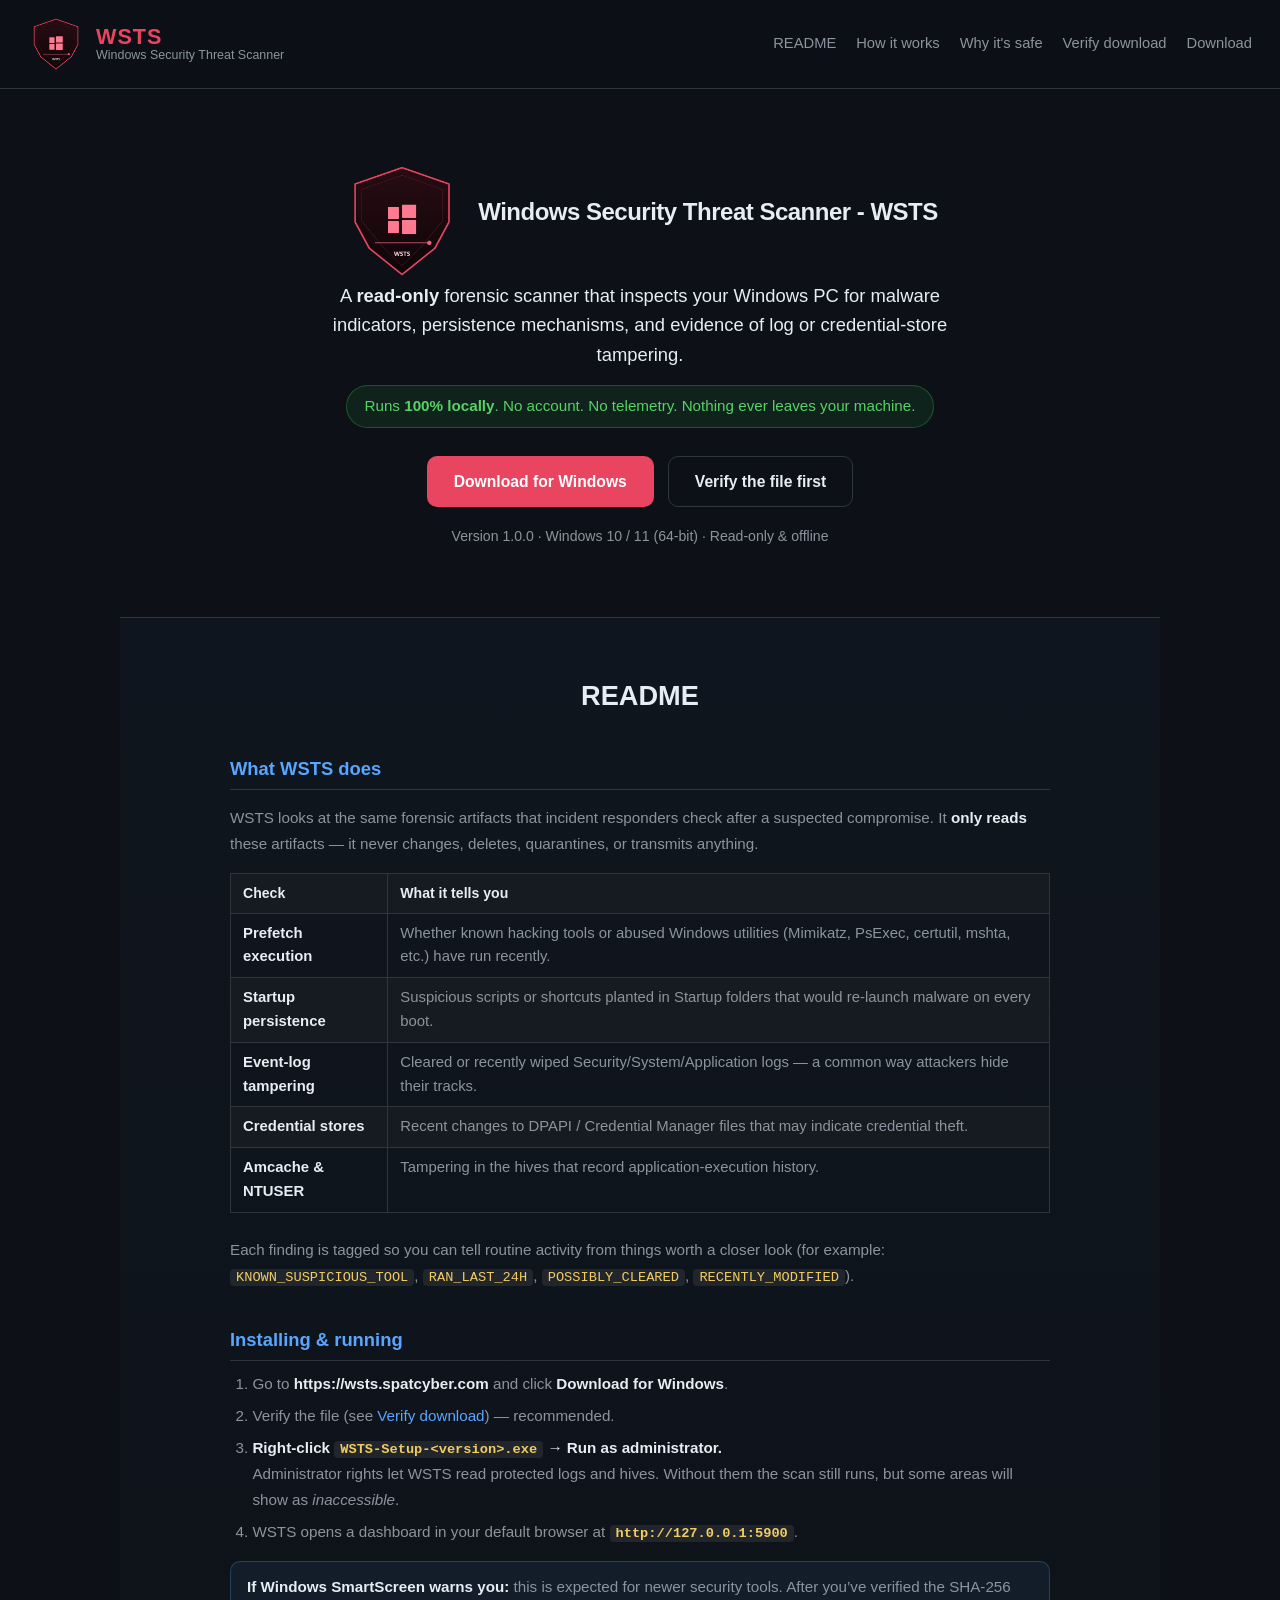
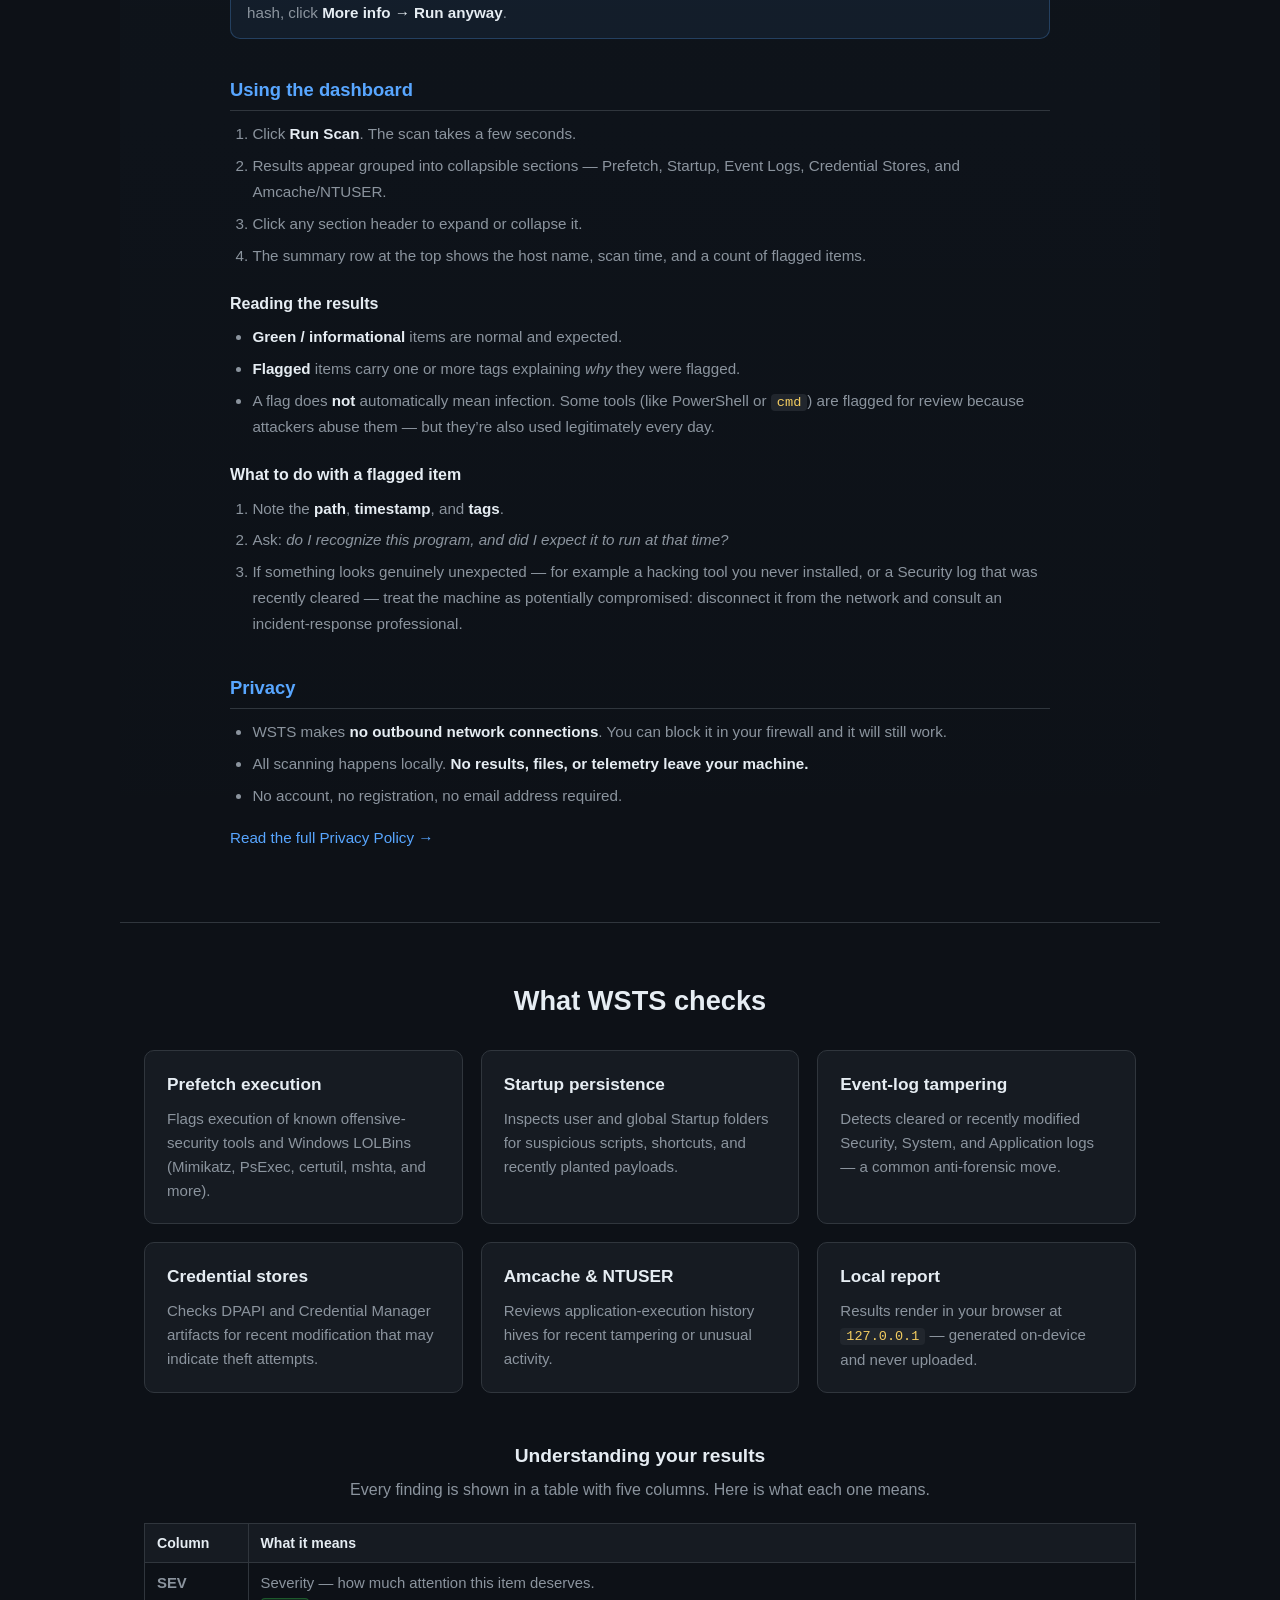
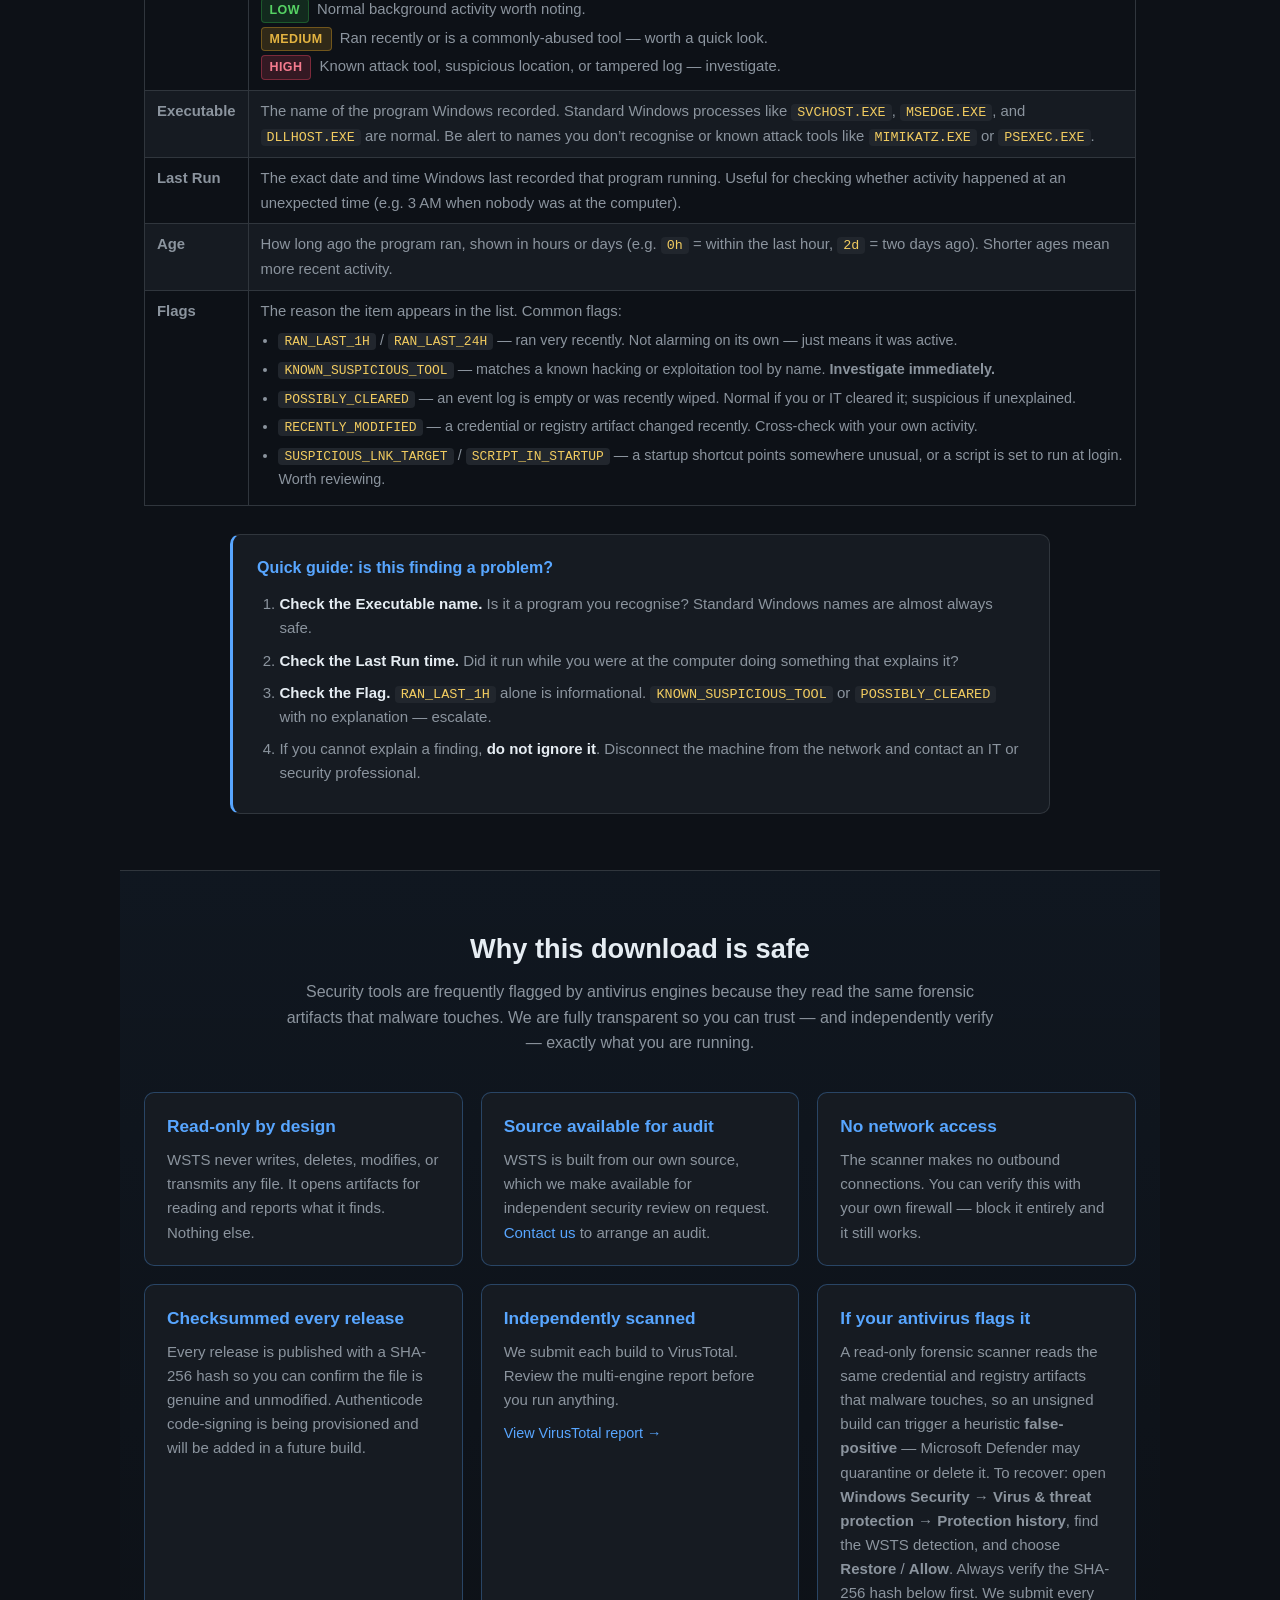
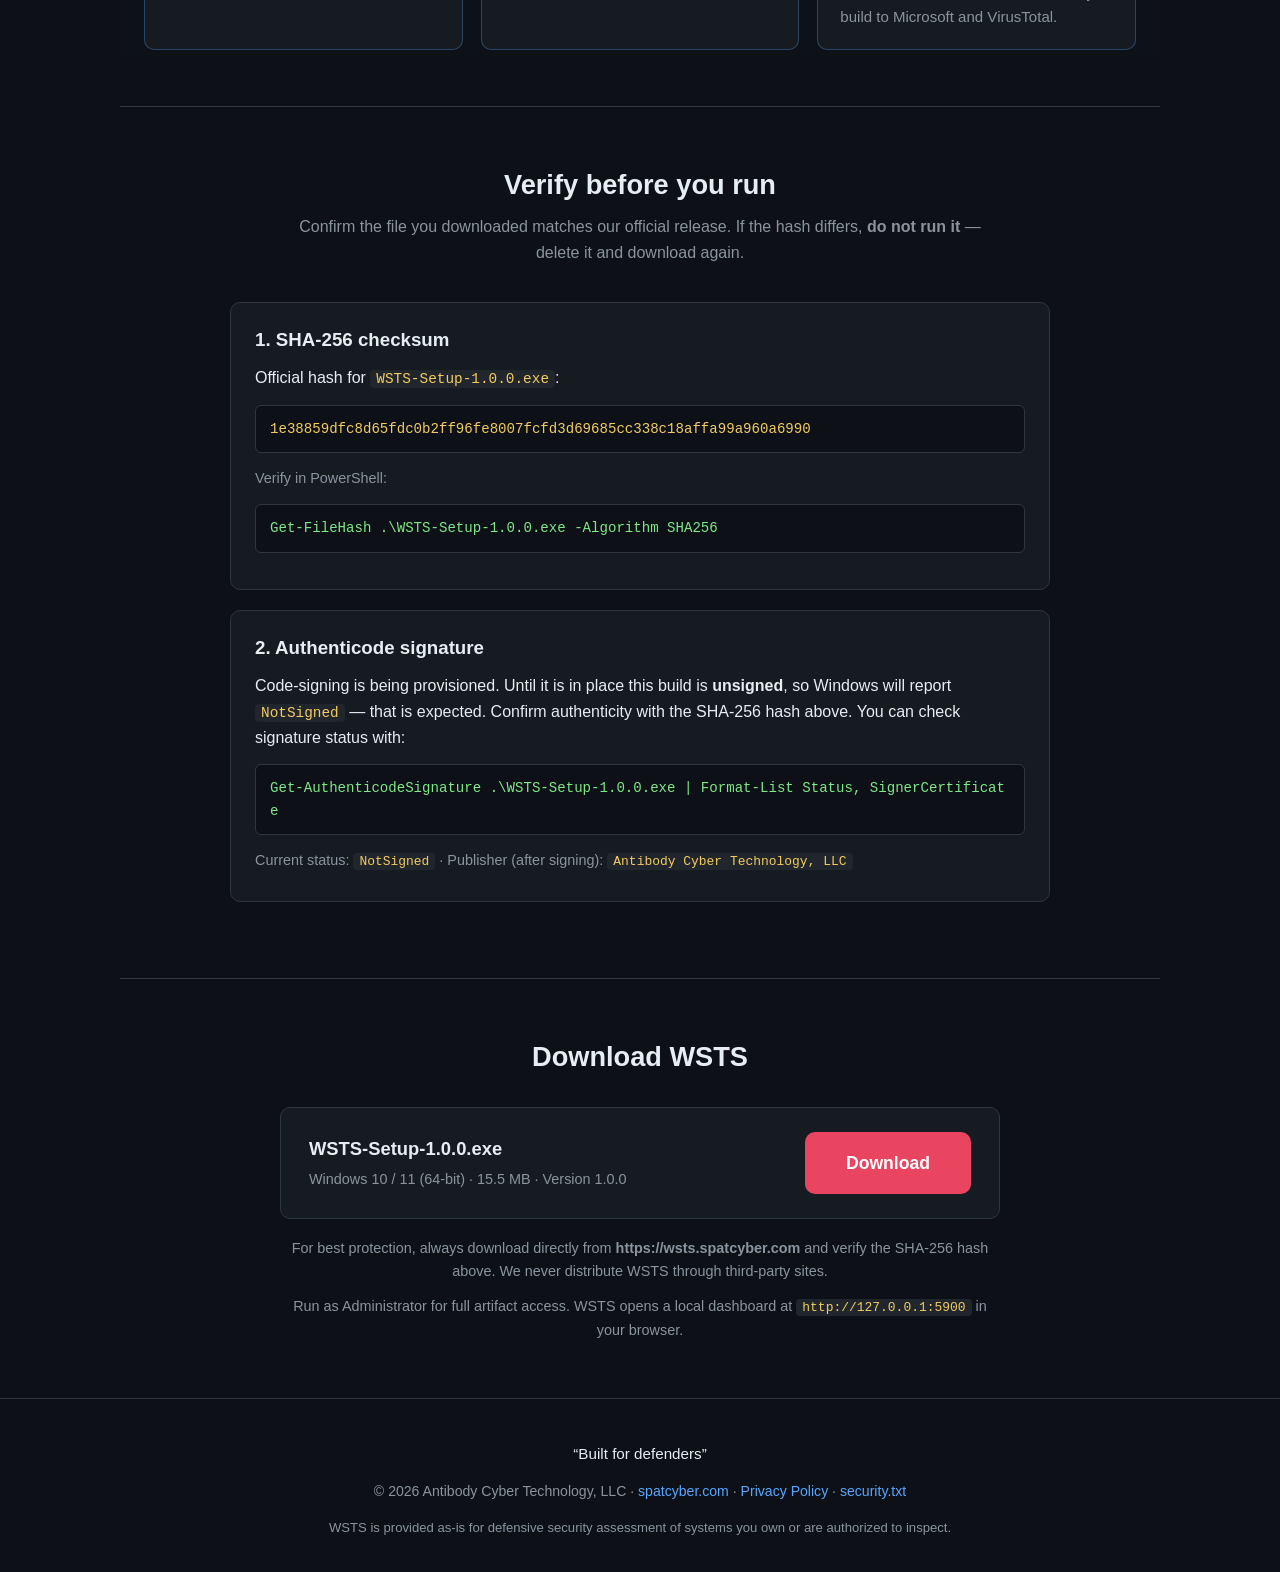
<file: index.html>
<!DOCTYPE html>
<html lang="en">
<head>
  <meta charset="UTF-8">
  <meta name="viewport" content="width=device-width, initial-scale=1.0">
  <title>Windows Security Threat Scanner (WSTS) — Antibody Cyber Technology</title>
  <meta name="description" content="WSTS is a free, open, read-only Windows security tool that scans your PC for malware indicators, persistence mechanisms, and log/credential-store tampering. Runs 100% locally — nothing leaves your machine.">
  <meta name="robots" content="index, follow">

  <!-- Open Graph / social -->
  <meta property="og:type" content="website">
  <meta property="og:site_name" content="Antibody Cyber Technology">
  <meta property="og:title" content="Windows Security Threat Scanner (WSTS)">
  <meta property="og:description" content="Free, read-only local threat scanner for Windows. Detects malware artifacts, persistence, and tampering. Runs entirely offline — no data ever leaves your PC.">
  <meta property="og:url" content="https://wsts.spatcyber.com/">
  <meta property="og:image" content="https://wsts.spatcyber.com/static/img/wsts_shield.png">
  <meta name="twitter:card" content="summary_large_image">
  <meta name="twitter:title" content="Windows Security Threat Scanner (WSTS)">
  <meta name="twitter:description" content="Free, read-only local threat scanner for Windows. Runs entirely offline.">
  <meta name="twitter:image" content="https://wsts.spatcyber.com/static/img/wsts_shield.png">

  <link rel="canonical" href="https://wsts.spatcyber.com/">
  <link rel="icon" href="/static/favicon.ico">
  <link rel="shortcut icon" href="/static/favicon.ico">
  <link rel="stylesheet" href="/static/css/wsts.css">
</head>
<body>
  <header class="site-header">
    <div class="brand">
      <img class="brand-logo" src="/static/img/wsts_shield.png" alt="WSTS Shield" width="56" height="56">
      <div class="brand-text">
        <span class="brand-name">WSTS</span>
        <span class="brand-sub">Windows Security Threat Scanner</span>
      </div>
    </div>
    <nav class="site-nav">
      <a href="#readme">README</a>
      <a href="#how">How it works</a>
      <a href="#trust">Why it's safe</a>
      <a href="#verify">Verify download</a>
      <a href="#download">Download</a>
    </nav>
  </header>

  <main>
    <!-- ── Hero ─────────────────────────────────────────────────────────── -->
    <section class="hero">
      <div class="hero-title">
        <img class="hero-logo" src="/static/img/wsts_shield.png" alt="WSTS Shield" width="112" height="112">
        <h1>Windows Security Threat Scanner - WSTS</h1>
      </div>
      <p class="tagline">
        A <strong>read-only</strong> forensic scanner that inspects your
        Windows PC for malware indicators, persistence mechanisms, and evidence
        of log or credential-store tampering.
      </p>
      <p class="hero-assurance">
        Runs <strong>100% locally</strong>. No account. No telemetry.
        Nothing ever leaves your machine.
      </p>
      <div class="hero-cta">
        <a class="btn btn-primary" href="#download">Download for Windows</a>
        <a class="btn btn-ghost" href="#verify">Verify the file first</a>
      </div>
      <p class="hero-meta">
        Version <span data-field="version">1.0.0</span> &middot;
        Windows 10 / 11 (64-bit) &middot;
        Read-only &amp; offline
      </p>
    </section>

    <!-- ── README ───────────────────────────────────────────────────────── -->
    <section id="readme" class="band band-readme">
      <h2>README</h2>
      <div class="readme-body">

        <h3>What WSTS does</h3>
        <p>WSTS looks at the same forensic artifacts that incident responders check after a suspected compromise. It <strong>only reads</strong> these artifacts &mdash; it never changes, deletes, quarantines, or transmits anything.</p>
        <table class="readme-table">
          <thead><tr><th>Check</th><th>What it tells you</th></tr></thead>
          <tbody>
            <tr><td><strong>Prefetch execution</strong></td><td>Whether known hacking tools or abused Windows utilities (Mimikatz, PsExec, certutil, mshta, etc.) have run recently.</td></tr>
            <tr><td><strong>Startup persistence</strong></td><td>Suspicious scripts or shortcuts planted in Startup folders that would re-launch malware on every boot.</td></tr>
            <tr><td><strong>Event-log tampering</strong></td><td>Cleared or recently wiped Security/System/Application logs &mdash; a common way attackers hide their tracks.</td></tr>
            <tr><td><strong>Credential stores</strong></td><td>Recent changes to DPAPI / Credential Manager files that may indicate credential theft.</td></tr>
            <tr><td><strong>Amcache &amp; NTUSER</strong></td><td>Tampering in the hives that record application-execution history.</td></tr>
          </tbody>
        </table>
        <p>Each finding is tagged so you can tell routine activity from things worth a closer look (for example: <code>KNOWN_SUSPICIOUS_TOOL</code>, <code>RAN_LAST_24H</code>, <code>POSSIBLY_CLEARED</code>, <code>RECENTLY_MODIFIED</code>).</p>

        <h3>Installing &amp; running</h3>
        <ol>
          <li>Go to <strong>https://wsts.spatcyber.com</strong> and click <strong>Download for Windows</strong>.</li>
          <li>Verify the file (see <a href="#verify">Verify download</a>) &mdash; recommended.</li>
          <li><strong>Right-click <code>WSTS-Setup-&lt;version&gt;.exe</code> &rarr; Run as administrator.</strong><br>Administrator rights let WSTS read protected logs and hives. Without them the scan still runs, but some areas will show as <em>inaccessible</em>.</li>
          <li>WSTS opens a dashboard in your default browser at <strong><code>http://127.0.0.1:5900</code></strong>.</li>
        </ol>
        <p class="readme-note"><strong>If Windows SmartScreen warns you:</strong> this is expected for newer security tools. After you&rsquo;ve verified the SHA-256 hash, click <strong>More info &rarr; Run anyway</strong>.</p>

        <h3>Using the dashboard</h3>
        <ol>
          <li>Click <strong>Run Scan</strong>. The scan takes a few seconds.</li>
          <li>Results appear grouped into collapsible sections &mdash; Prefetch, Startup, Event Logs, Credential Stores, and Amcache/NTUSER.</li>
          <li>Click any section header to expand or collapse it.</li>
          <li>The summary row at the top shows the host name, scan time, and a count of flagged items.</li>
        </ol>

        <h4>Reading the results</h4>
        <ul>
          <li><strong>Green / informational</strong> items are normal and expected.</li>
          <li><strong>Flagged</strong> items carry one or more tags explaining <em>why</em> they were flagged.</li>
          <li>A flag does <strong>not</strong> automatically mean infection. Some tools (like PowerShell or <code>cmd</code>) are flagged for review because attackers abuse them &mdash; but they&rsquo;re also used legitimately every day.</li>
        </ul>

        <h4>What to do with a flagged item</h4>
        <ol>
          <li>Note the <strong>path</strong>, <strong>timestamp</strong>, and <strong>tags</strong>.</li>
          <li>Ask: <em>do I recognize this program, and did I expect it to run at that time?</em></li>
          <li>If something looks genuinely unexpected &mdash; for example a hacking tool you never installed, or a Security log that was recently cleared &mdash; treat the machine as potentially compromised: disconnect it from the network and consult an incident-response professional.</li>
        </ol>

        <h3>Privacy</h3>
        <ul>
          <li>WSTS makes <strong>no outbound network connections</strong>. You can block it in your firewall and it will still work.</li>
          <li>All scanning happens locally. <strong>No results, files, or telemetry leave your machine.</strong></li>
          <li>No account, no registration, no email address required.</li>
        </ul>
        <p><a href="/privacy.html">Read the full Privacy Policy &rarr;</a></p>

      </div>
    </section>

    <!-- ── What it scans ────────────────────────────────────────────────── -->
    <section id="how" class="band">
      <h2>What WSTS checks</h2>
      <div class="grid">
        <article class="card">
          <h3>Prefetch execution</h3>
          <p>Flags execution of known offensive-security tools and Windows LOLBins (Mimikatz, PsExec, certutil, mshta, and more).</p>
        </article>
        <article class="card">
          <h3>Startup persistence</h3>
          <p>Inspects user and global Startup folders for suspicious scripts, shortcuts, and recently planted payloads.</p>
        </article>
        <article class="card">
          <h3>Event-log tampering</h3>
          <p>Detects cleared or recently modified Security, System, and Application logs — a common anti-forensic move.</p>
        </article>
        <article class="card">
          <h3>Credential stores</h3>
          <p>Checks DPAPI and Credential Manager artifacts for recent modification that may indicate theft attempts.</p>
        </article>
        <article class="card">
          <h3>Amcache &amp; NTUSER</h3>
          <p>Reviews application-execution history hives for recent tampering or unusual activity.</p>
        </article>
        <article class="card">
          <h3>Local report</h3>
          <p>Results render in your browser at <code>127.0.0.1</code> — generated on-device and never uploaded.</p>
        </article>
      </div>

      <!-- Understanding results -->
      <h3 class="how-subhead">Understanding your results</h3>
      <p class="band-intro" style="margin-bottom:20px;">Every finding is shown in a table with five columns. Here is what each one means.</p>

      <table class="readme-table how-results-table">
        <thead>
          <tr><th>Column</th><th>What it means</th></tr>
        </thead>
        <tbody>
          <tr>
            <td><strong>SEV</strong></td>
            <td>Severity — how much attention this item deserves.<br>
              <span class="sev-pill sev-low">LOW</span> Normal background activity worth noting.<br>
              <span class="sev-pill sev-medium">MEDIUM</span> Ran recently or is a commonly-abused tool — worth a quick look.<br>
              <span class="sev-pill sev-high">HIGH</span> Known attack tool, suspicious location, or tampered log — investigate.
            </td>
          </tr>
          <tr>
            <td><strong>Executable</strong></td>
            <td>The name of the program Windows recorded. Standard Windows processes like <code>SVCHOST.EXE</code>, <code>MSEDGE.EXE</code>, and <code>DLLHOST.EXE</code> are normal. Be alert to names you don&rsquo;t recognise or known attack tools like <code>MIMIKATZ.EXE</code> or <code>PSEXEC.EXE</code>.</td>
          </tr>
          <tr>
            <td><strong>Last Run</strong></td>
            <td>The exact date and time Windows last recorded that program running. Useful for checking whether activity happened at an unexpected time (e.g. 3 AM when nobody was at the computer).</td>
          </tr>
          <tr>
            <td><strong>Age</strong></td>
            <td>How long ago the program ran, shown in hours or days (e.g. <code>0h</code> = within the last hour, <code>2d</code> = two days ago). Shorter ages mean more recent activity.</td>
          </tr>
          <tr>
            <td><strong>Flags</strong></td>
            <td>The reason the item appears in the list. Common flags:
              <ul class="flag-list">
                <li><code>RAN_LAST_1H</code> / <code>RAN_LAST_24H</code> — ran very recently. Not alarming on its own — just means it was active.</li>
                <li><code>KNOWN_SUSPICIOUS_TOOL</code> — matches a known hacking or exploitation tool by name. <strong>Investigate immediately.</strong></li>
                <li><code>POSSIBLY_CLEARED</code> — an event log is empty or was recently wiped. Normal if you or IT cleared it; suspicious if unexplained.</li>
                <li><code>RECENTLY_MODIFIED</code> — a credential or registry artifact changed recently. Cross-check with your own activity.</li>
                <li><code>SUSPICIOUS_LNK_TARGET</code> / <code>SCRIPT_IN_STARTUP</code> — a startup shortcut points somewhere unusual, or a script is set to run at login. Worth reviewing.</li>
              </ul>
            </td>
          </tr>
        </tbody>
      </table>

      <div class="how-verdict-box">
        <h4>Quick guide: is this finding a problem?</h4>
        <ol>
          <li><strong>Check the Executable name.</strong> Is it a program you recognise? Standard Windows names are almost always safe.</li>
          <li><strong>Check the Last Run time.</strong> Did it run while you were at the computer doing something that explains it?</li>
          <li><strong>Check the Flag.</strong> <code>RAN_LAST_1H</code> alone is informational. <code>KNOWN_SUSPICIOUS_TOOL</code> or <code>POSSIBLY_CLEARED</code> with no explanation — escalate.</li>
          <li>If you cannot explain a finding, <strong>do not ignore it</strong>. Disconnect the machine from the network and contact an IT or security professional.</li>
        </ol>
      </div>

    </section>

    <!-- ── Trust / anti-malware-suspicion ──────────────────────────────── -->
    <section id="trust" class="band band-trust">
      <h2>Why this download is safe</h2>
      <p class="band-intro">
        Security tools are frequently flagged by antivirus engines because they
        read the same forensic artifacts that malware touches. We are fully
        transparent so you can trust — and independently verify — exactly what
        you are running.
      </p>
      <div class="grid">
        <article class="card card-trust">
          <h3>Read-only by design</h3>
          <p>WSTS never writes, deletes, modifies, or transmits any file. It opens artifacts for reading and reports what it finds. Nothing else.</p>
        </article>
        <article class="card card-trust">
          <h3>Source available for audit</h3>
          <p>WSTS is built from our own source, which we make available for independent security review on request. <a href="mailto:wayne@antibodynet.net">Contact us</a> to arrange an audit.</p>
        </article>
        <article class="card card-trust">
          <h3>No network access</h3>
          <p>The scanner makes no outbound connections. You can verify this with your own firewall — block it entirely and it still works.</p>
        </article>
        <article class="card card-trust">
          <h3>Checksummed every release</h3>
          <p>Every release is published with a SHA-256 hash so you can confirm the file is genuine and unmodified. Authenticode code-signing is being provisioned and will be added in a future build.</p>
        </article>
        <article class="card card-trust">
          <h3>Independently scanned</h3>
          <p>We submit each build to VirusTotal. Review the multi-engine report before you run anything.</p>
          <a class="inline-link" data-field="vt-link" href="https://www.virustotal.com/" rel="noopener">View VirusTotal report &rarr;</a>
        </article>
        <article class="card card-trust">
          <h3>If your antivirus flags it</h3>
          <p>A read-only forensic scanner reads the same credential and registry artifacts that malware touches, so an unsigned build can trigger a heuristic <strong>false-positive</strong> &mdash; Microsoft Defender may quarantine or delete it. To recover: open <strong>Windows Security &rarr; Virus &amp; threat protection &rarr; Protection history</strong>, find the WSTS detection, and choose <strong>Restore</strong> / <strong>Allow</strong>. Always verify the SHA-256 hash below first. We submit every build to Microsoft and VirusTotal.</p>
        </article>
      </div>
    </section>

    <!-- ── Verify ──────────────────────────────────────────────────────── -->
    <section id="verify" class="band">
      <h2>Verify before you run</h2>
      <p class="band-intro">
        Confirm the file you downloaded matches our official release. If the hash
        differs, <strong>do not run it</strong> — delete it and download again.
      </p>

      <div class="verify-block">
        <h3>1. SHA-256 checksum</h3>
        <p>Official hash for <code data-field="filename">WSTS-Setup-1.0.0.exe</code>:</p>
        <pre class="hash" data-field="sha256">&lt;published with each release&gt;</pre>
        <p class="muted">Verify in PowerShell:</p>
        <pre class="cmd">Get-FileHash .\WSTS-Setup-1.0.0.exe -Algorithm SHA256</pre>
      </div>

      <div class="verify-block">
        <h3>2. Authenticode signature</h3>
        <p>Code-signing is being provisioned. Until it is in place this build is <strong>unsigned</strong>, so Windows will report <code>NotSigned</code> &mdash; that is expected. Confirm authenticity with the SHA-256 hash above. You can check signature status with:</p>
        <pre class="cmd">Get-AuthenticodeSignature .\WSTS-Setup-1.0.0.exe | Format-List Status, SignerCertificate</pre>
        <p class="muted">Current status: <code>NotSigned</code> &middot; Publisher (after signing): <code>Antibody Cyber Technology, LLC</code></p>
      </div>
    </section>

    <!-- ── Download ────────────────────────────────────────────────────── -->
    <section id="download" class="band band-download">
      <h2>Download WSTS</h2>
      <div class="download-card">
        <div class="download-info">
          <p class="download-name" data-field="filename">WSTS-Setup-1.0.0.exe</p>
          <p class="download-detail">
            Windows 10 / 11 (64-bit) &middot;
            <span data-field="filesize">~12 MB</span> &middot;
            Version <span data-field="version">1.0.0</span>
          </p>
        </div>
        <a class="btn btn-primary btn-lg" data-field="download-link" href="/downloads/WSTS-Setup-1.0.0.exe" rel="noopener" download>
          Download
        </a>
      </div>
      <p class="download-note">
        For best protection, always download directly from
        <strong>https://wsts.spatcyber.com</strong> and verify the SHA-256 hash
        above. We never distribute WSTS through third-party sites.
      </p>
      <p class="download-admin">
        Run as Administrator for full artifact access. WSTS opens a local
        dashboard at <code>http://127.0.0.1:5900</code> in your browser.
      </p>
    </section>
  </main>

  <footer class="site-footer">
    <p class="footer-tagline">&ldquo;Built for defenders&rdquo;</p>
    <p>
      &copy; 2026 Antibody Cyber Technology, LLC &middot;
      <a href="https://spatcyber.com" rel="noopener">spatcyber.com</a> &middot;
      <a href="/privacy.html">Privacy Policy</a> &middot;
      <a href="/security.txt">security.txt</a>
    </p>
    <p class="footer-fine">
      WSTS is provided as-is for defensive security assessment of systems you own
      or are authorized to inspect.
    </p>
  </footer>

  <script src="/static/js/wsts.js" defer></script>
</body>
</html>
</file>
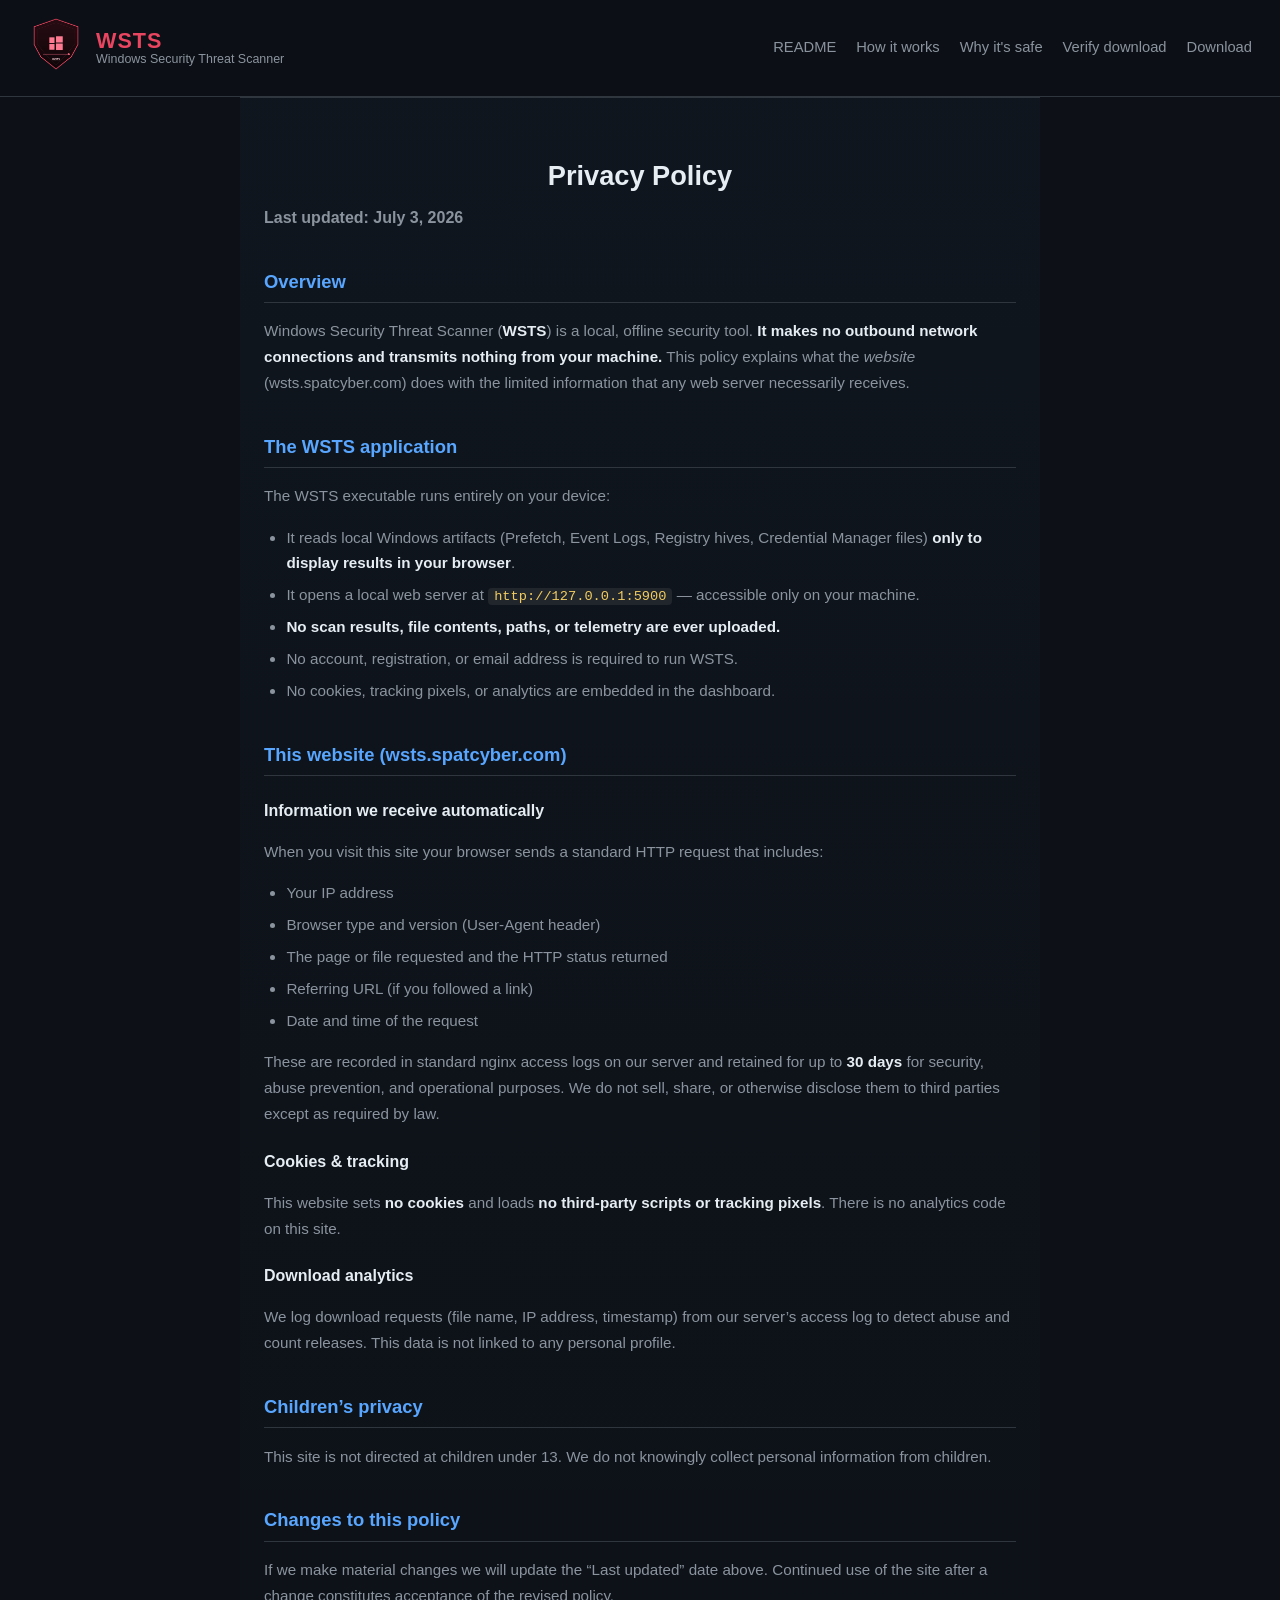
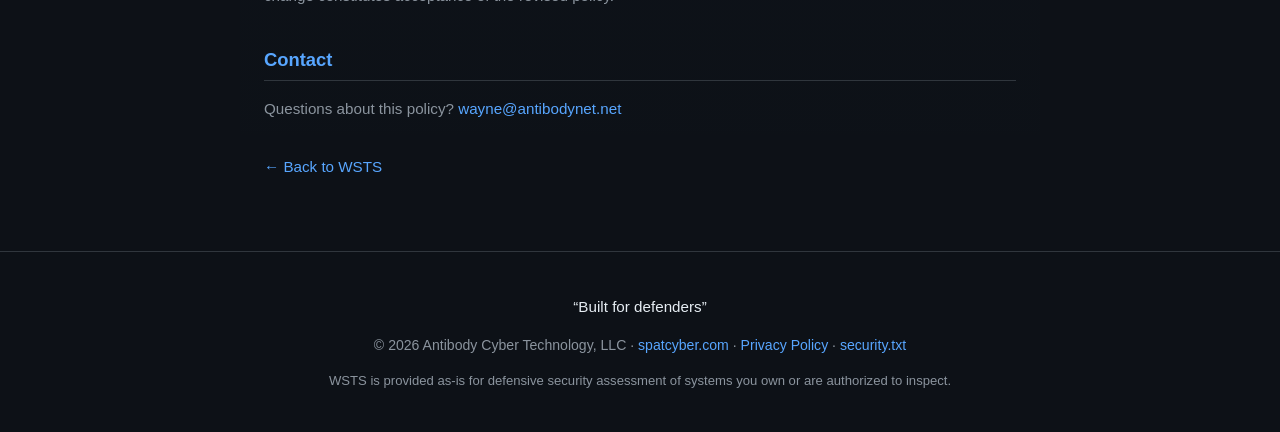
<file: privacy.html>
<!DOCTYPE html>
<html lang="en">
<head>
  <meta charset="UTF-8">
  <meta name="viewport" content="width=device-width, initial-scale=1.0">
  <title>Privacy Policy — WSTS / Antibody Cyber Technology</title>
  <meta name="description" content="Privacy policy for the Windows Security Threat Scanner (WSTS). WSTS makes no outbound connections and collects no data from your machine.">
  <meta name="robots" content="index, follow">
  <link rel="canonical" href="https://wsts.spatcyber.com/privacy.html">
  <link rel="icon" href="/static/favicon.ico">
  <link rel="shortcut icon" href="/static/favicon.ico">
  <link rel="stylesheet" href="/static/css/wsts.css">
</head>
<body>
  <header class="site-header">
    <div class="brand">
      <a href="/"><img class="brand-logo" src="/static/img/wsts_shield.png" alt="WSTS Shield" width="56" height="56"></a>
      <div class="brand-text">
        <a href="/" style="text-decoration:none;"><span class="brand-name">WSTS</span></a>
        <span class="brand-sub">Windows Security Threat Scanner</span>
      </div>
    </div>
    <nav class="site-nav">
      <a href="/#readme">README</a>
      <a href="/#how">How it works</a>
      <a href="/#trust">Why it's safe</a>
      <a href="/#verify">Verify download</a>
      <a href="/#download">Download</a>
    </nav>
  </header>

  <main>
    <section class="band band-readme" style="max-width:800px;">
      <h2>Privacy Policy</h2>
      <p class="band-intro" style="text-align:left;max-width:none;">
        <strong>Last updated: July 3, 2026</strong>
      </p>

      <div class="readme-body">

        <h3>Overview</h3>
        <p>Windows Security Threat Scanner (<strong>WSTS</strong>) is a local,
        offline security tool. <strong>It makes no outbound network connections
        and transmits nothing from your machine.</strong> This policy explains
        what the <em>website</em> (wsts.spatcyber.com) does with the limited
        information that any web server necessarily receives.</p>

        <h3>The WSTS application</h3>
        <p>The WSTS executable runs entirely on your device:</p>
        <ul>
          <li>It reads local Windows artifacts (Prefetch, Event Logs, Registry hives, Credential Manager files) <strong>only to display results in your browser</strong>.</li>
          <li>It opens a local web server at <code>http://127.0.0.1:5900</code> — accessible only on your machine.</li>
          <li><strong>No scan results, file contents, paths, or telemetry are ever uploaded.</strong></li>
          <li>No account, registration, or email address is required to run WSTS.</li>
          <li>No cookies, tracking pixels, or analytics are embedded in the dashboard.</li>
        </ul>

        <h3>This website (wsts.spatcyber.com)</h3>
        <h4>Information we receive automatically</h4>
        <p>When you visit this site your browser sends a standard HTTP request that includes:</p>
        <ul>
          <li>Your IP address</li>
          <li>Browser type and version (User-Agent header)</li>
          <li>The page or file requested and the HTTP status returned</li>
          <li>Referring URL (if you followed a link)</li>
          <li>Date and time of the request</li>
        </ul>
        <p>These are recorded in standard nginx access logs on our server and retained for up to <strong>30 days</strong> for security, abuse prevention, and operational purposes. We do not sell, share, or otherwise disclose them to third parties except as required by law.</p>

        <h4>Cookies &amp; tracking</h4>
        <p>This website sets <strong>no cookies</strong> and loads <strong>no third-party scripts or tracking pixels</strong>. There is no analytics code on this site.</p>

        <h4>Download analytics</h4>
        <p>We log download requests (file name, IP address, timestamp) from our server&rsquo;s access log to detect abuse and count releases. This data is not linked to any personal profile.</p>

        <h3>Children&rsquo;s privacy</h3>
        <p>This site is not directed at children under 13. We do not knowingly collect personal information from children.</p>

        <h3>Changes to this policy</h3>
        <p>If we make material changes we will update the &ldquo;Last updated&rdquo; date above. Continued use of the site after a change constitutes acceptance of the revised policy.</p>

        <h3>Contact</h3>
        <p>Questions about this policy? <a href="mailto:wayne@antibodynet.net">wayne@antibodynet.net</a></p>

        <p style="margin-top:32px;"><a href="/">&larr; Back to WSTS</a></p>
      </div>
    </section>
  </main>

  <footer class="site-footer">
    <p class="footer-tagline">&ldquo;Built for defenders&rdquo;</p>
    <p>
      &copy; 2026 Antibody Cyber Technology, LLC &middot;
      <a href="https://spatcyber.com" rel="noopener">spatcyber.com</a> &middot;
      <a href="/privacy.html">Privacy Policy</a> &middot;
      <a href="/security.txt">security.txt</a>
    </p>
    <p class="footer-fine">
      WSTS is provided as-is for defensive security assessment of systems you own
      or are authorized to inspect.
    </p>
  </footer>
</body>
</html>
</file>
<file: static/css/wsts.css>
/* ── WSTS landing page — Windows Security Threat Scanner ──────────────────
   Dark security theme, matches SPAT / Antibody Cyber visual language.
   No inline styles — strict CSP (style-src 'self') compliant.            */

:root {
  --bg:        #0d1117;
  --bg2:       #161b22;
  --bg3:       #21262d;
  --border:    #30363d;
  --accent:    #e94560;
  --accent2:   #58a6ff;
  --green:     #2ea043;
  --yellow:    #d29922;
  --fg:        #e6edf3;
  --fg-dim:    #8b949e;
  --radius:    10px;
}

* { box-sizing: border-box; }

html { scroll-behavior: smooth; }

body {
  margin: 0;
  background: var(--bg);
  color: var(--fg);
  font-family: -apple-system, BlinkMacSystemFont, "Segoe UI", Roboto, sans-serif;
  line-height: 1.6;
}

a { color: var(--accent2); text-decoration: none; }
a:hover { text-decoration: underline; }

code, pre {
  font-family: "Consolas", "SF Mono", Menlo, monospace;
}

code {
  background: var(--bg3);
  padding: 1px 6px;
  border-radius: 4px;
  font-size: 0.9em;
  color: #f2cc60;
}

/* ── Header ─────────────────────────────────────────────────────────────── */
.site-header {
  display: flex;
  align-items: center;
  justify-content: space-between;
  padding: 16px 28px;
  border-bottom: 1px solid var(--border);
  background: rgba(13, 17, 23, 0.85);
  position: sticky;
  top: 0;
  -webkit-backdrop-filter: blur(8px);
  backdrop-filter: blur(8px);
  z-index: 10;
  flex-wrap: wrap;
  gap: 12px;
}

.brand { display: flex; align-items: center; gap: 12px; }
.brand-logo { flex-shrink: 0; object-fit: contain; }
.brand-text { display: flex; flex-direction: column; line-height: 1.1; }
.brand-name { font-weight: 900; font-size: 1.35rem; color: var(--accent); letter-spacing: 1px; }
.brand-sub { font-size: 0.78rem; color: var(--fg-dim); }

.site-nav { display: flex; gap: 20px; flex-wrap: wrap; }
.site-nav a { color: var(--fg-dim); font-size: 0.92rem; }
.site-nav a:hover { color: var(--fg); text-decoration: none; }

/* ── Hero ───────────────────────────────────────────────────────────────── */
.hero {
  max-width: 880px;
  margin: 0 auto;
  padding: 72px 24px 56px;
  text-align: center;
}

.hero h1 {
  font-size: clamp(1.05rem, 2.3vw, 1.5rem);
  margin: 0 0 18px;
  color: var(--fg);
  letter-spacing: -0.5px;
}

.hero-title {
  display: flex;
  align-items: center;
  justify-content: center;
  gap: 16px;
  flex-wrap: wrap;
}

.hero-title h1 { margin: 0 0 18px; }

.hero-logo {
  flex-shrink: 0;
  object-fit: contain;
  width: clamp(88px, 14vw, 120px);
  height: auto;
}

.tagline { font-size: 1.15rem; color: var(--fg); margin: 0 auto 16px; max-width: 680px; }
.hero-assurance {
  display: inline-block;
  background: rgba(46, 160, 67, 0.12);
  border: 1px solid rgba(46, 160, 67, 0.4);
  color: #56d364;
  padding: 8px 18px;
  border-radius: 999px;
  font-size: 0.95rem;
  margin: 0 0 28px;
}

.hero-cta { display: flex; gap: 14px; justify-content: center; flex-wrap: wrap; margin-bottom: 18px; }
.hero-meta { color: var(--fg-dim); font-size: 0.88rem; }

/* ── Buttons ────────────────────────────────────────────────────────────── */
.btn {
  display: inline-block;
  padding: 12px 26px;
  border-radius: var(--radius);
  font-weight: 700;
  font-size: 0.98rem;
  border: 1px solid transparent;
  cursor: pointer;
  transition: transform 0.08s ease, background 0.15s ease;
}
.btn:hover { text-decoration: none; transform: translateY(-1px); }
.btn-primary { background: var(--accent); color: #fff; }
.btn-primary:hover { background: #f25c75; color: #fff; }
.btn-ghost { background: transparent; color: var(--fg); border-color: var(--border); }
.btn-ghost:hover { background: var(--bg2); }
.btn-lg { padding: 16px 40px; font-size: 1.1rem; }
.btn-disabled {
  background: var(--bg2);
  color: var(--fg-dim);
  border-color: var(--border);
  cursor: not-allowed;
  opacity: 0.7;
  pointer-events: none;
}
.btn-disabled:hover { transform: none; }

/* ── Bands / sections ───────────────────────────────────────────────────── */
.band {
  max-width: 1040px;
  margin: 0 auto;
  padding: 56px 24px;
  border-top: 1px solid var(--border);
}
.band h2 {
  font-size: 1.7rem;
  margin: 0 0 8px;
  color: var(--fg);
  text-align: center;
}
.band-intro {
  text-align: center;
  color: var(--fg-dim);
  max-width: 720px;
  margin: 0 auto 36px;
}
.band-trust { background: linear-gradient(180deg, rgba(88,166,255,0.04), transparent); }

/* ── Card grid ──────────────────────────────────────────────────────────── */
.grid {
  display: grid;
  grid-template-columns: repeat(auto-fit, minmax(260px, 1fr));
  gap: 18px;
  margin-top: 28px;
}
.card {
  background: var(--bg2);
  border: 1px solid var(--border);
  border-radius: var(--radius);
  padding: 20px 22px;
}
.card h3 { margin: 0 0 8px; font-size: 1.08rem; color: var(--fg); }
.card p { margin: 0; color: var(--fg-dim); font-size: 0.94rem; }
.card-trust { border-color: rgba(88, 166, 255, 0.3); }
.card-trust h3 { color: var(--accent2); }
.inline-link { display: inline-block; margin-top: 10px; font-size: 0.9rem; }

/* ── Verify blocks ──────────────────────────────────────────────────────── */
.verify-block {
  background: var(--bg2);
  border: 1px solid var(--border);
  border-radius: var(--radius);
  padding: 22px 24px;
  margin: 0 auto 20px;
  max-width: 820px;
}
.verify-block h3 { margin: 0 0 10px; color: var(--fg); }
.verify-block p { margin: 6px 0; color: var(--fg); }
.muted { color: var(--fg-dim) !important; font-size: 0.9rem; }

pre.hash, pre.cmd {
  background: var(--bg);
  border: 1px solid var(--border);
  border-radius: 6px;
  padding: 12px 14px;
  overflow-x: auto;
  font-size: 0.88rem;
  color: #f2cc60;
  white-space: pre-wrap;
  word-break: break-all;
}
pre.cmd { color: #7ee787; }

/* ── Download ───────────────────────────────────────────────────────────── */
.band-download { text-align: center; }
.download-card {
  display: flex;
  align-items: center;
  justify-content: space-between;
  gap: 20px;
  background: var(--bg2);
  border: 1px solid var(--border);
  border-radius: var(--radius);
  padding: 24px 28px;
  max-width: 720px;
  margin: 28px auto 18px;
  flex-wrap: wrap;
}
.download-info { text-align: left; }
.download-name { font-size: 1.15rem; font-weight: 700; margin: 0 0 4px; }
.download-detail { margin: 0; color: var(--fg-dim); font-size: 0.9rem; }
.download-note, .download-admin {
  max-width: 720px;
  margin: 12px auto 0;
  color: var(--fg-dim);
  font-size: 0.9rem;
}
.download-paused {
  background: rgba(240, 173, 78, 0.08);
  border: 1px solid rgba(240, 173, 78, 0.35);
  border-radius: var(--radius);
  padding: 14px 18px;
  color: var(--fg);
}

/* ── How it works — results guide ───────────────────────────────────────── */
.how-subhead {
  font-size: 1.2rem;
  color: var(--fg);
  margin: 48px 0 6px;
  text-align: center;
}
.how-results-table { margin-top: 0; }
.how-results-table td { vertical-align: top; line-height: 1.65; }
.how-results-table ul.flag-list { margin: 6px 0 0; padding-left: 1.2em; }
.how-results-table ul.flag-list li { margin-bottom: 5px; font-size: 0.9rem; }
.sev-pill {
  display: inline-block;
  font-size: 0.78rem;
  font-weight: 700;
  padding: 1px 8px;
  border-radius: 4px;
  margin: 2px 4px 2px 0;
  letter-spacing: 0.4px;
}
.sev-low    { background: rgba(46,160,67,0.18);  color: #56d364; border: 1px solid rgba(46,160,67,0.4); }
.sev-medium { background: rgba(210,153,34,0.18); color: #e3b341; border: 1px solid rgba(210,153,34,0.4); }
.sev-high   { background: rgba(233,69,96,0.18);  color: #f47b8e; border: 1px solid rgba(233,69,96,0.4); }
.how-verdict-box {
  background: var(--bg2);
  border: 1px solid var(--border);
  border-left: 3px solid var(--accent2);
  border-radius: var(--radius);
  padding: 20px 24px;
  margin: 28px auto 0;
  max-width: 820px;
}
.how-verdict-box h4 { margin: 0 0 12px; color: var(--accent2); font-size: 1rem; }
.how-verdict-box ol { margin: 0; padding-left: 1.4em; }
.how-verdict-box li { color: var(--fg-dim); font-size: 0.94rem; margin-bottom: 8px; line-height: 1.6; }
.how-verdict-box li strong { color: var(--fg); }

/* ── README section ─────────────────────────────────────────────────────── */
.band-readme { background: linear-gradient(180deg, rgba(88,166,255,0.03), transparent); }
.readme-body { max-width: 820px; margin: 0 auto; }
.readme-body h3 {
  font-size: 1.15rem;
  color: var(--accent2);
  margin: 36px 0 10px;
  border-bottom: 1px solid var(--border);
  padding-bottom: 6px;
}
.readme-body h4 { font-size: 1rem; color: var(--fg); margin: 22px 0 8px; }
.readme-body p, .readme-body li { color: var(--fg-dim); font-size: 0.95rem; line-height: 1.7; }
.readme-body ul, .readme-body ol { padding-left: 1.4em; margin: 8px 0 16px; }
.readme-body li { margin-bottom: 6px; }
.readme-body strong { color: var(--fg); }
.readme-note {
  background: rgba(88,166,255,0.07);
  border: 1px solid rgba(88,166,255,0.25);
  border-radius: var(--radius);
  padding: 12px 16px;
  font-size: 0.9rem;
}
.readme-table {
  width: 100%;
  border-collapse: collapse;
  margin: 16px 0 24px;
  font-size: 0.93rem;
}
.readme-table th {
  text-align: left;
  padding: 8px 12px;
  background: var(--bg2);
  border: 1px solid var(--border);
  color: var(--fg);
  font-size: 0.88rem;
}
.readme-table td {
  padding: 8px 12px;
  border: 1px solid var(--border);
  color: var(--fg-dim);
  vertical-align: top;
}
.readme-table tr:nth-child(even) td { background: var(--bg2); }

/* ── Footer ─────────────────────────────────────────────────────────────── */
.site-footer {
  border-top: 1px solid var(--border);
  padding: 28px 24px;
  text-align: center;
  color: var(--fg-dim);
  font-size: 0.88rem;
}
.footer-fine { font-size: 0.82rem; margin-top: 6px; }
.footer-tagline { color: var(--fg); font-size: 0.95rem; margin-bottom: 10px; }
.footer-tagline strong { color: var(--fg); }

/* ── Responsive ─────────────────────────────────────────────────────────── */
@media (max-width: 640px) {
  .site-header { flex-direction: column; align-items: flex-start; }
  .download-card { flex-direction: column; text-align: center; }
  .download-info { text-align: center; }
  .hero { padding-top: 48px; }
}
</file>
